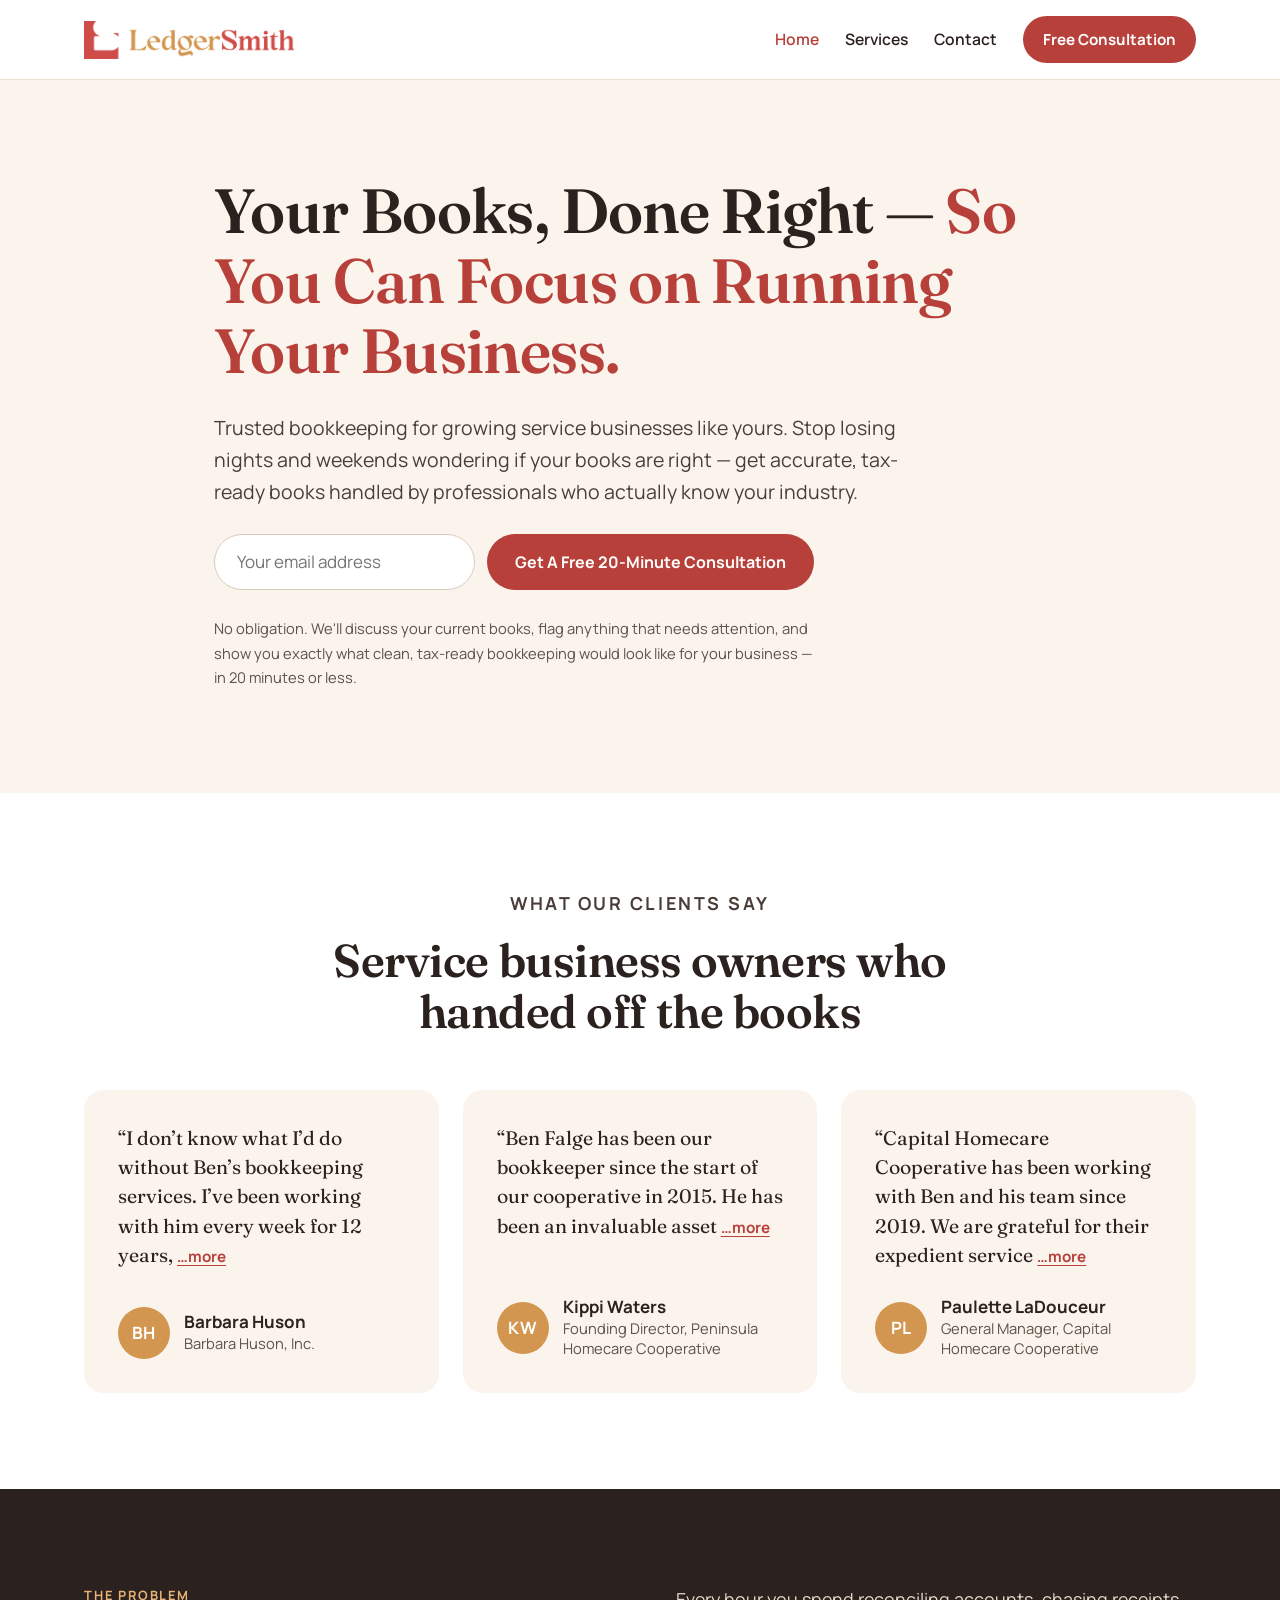
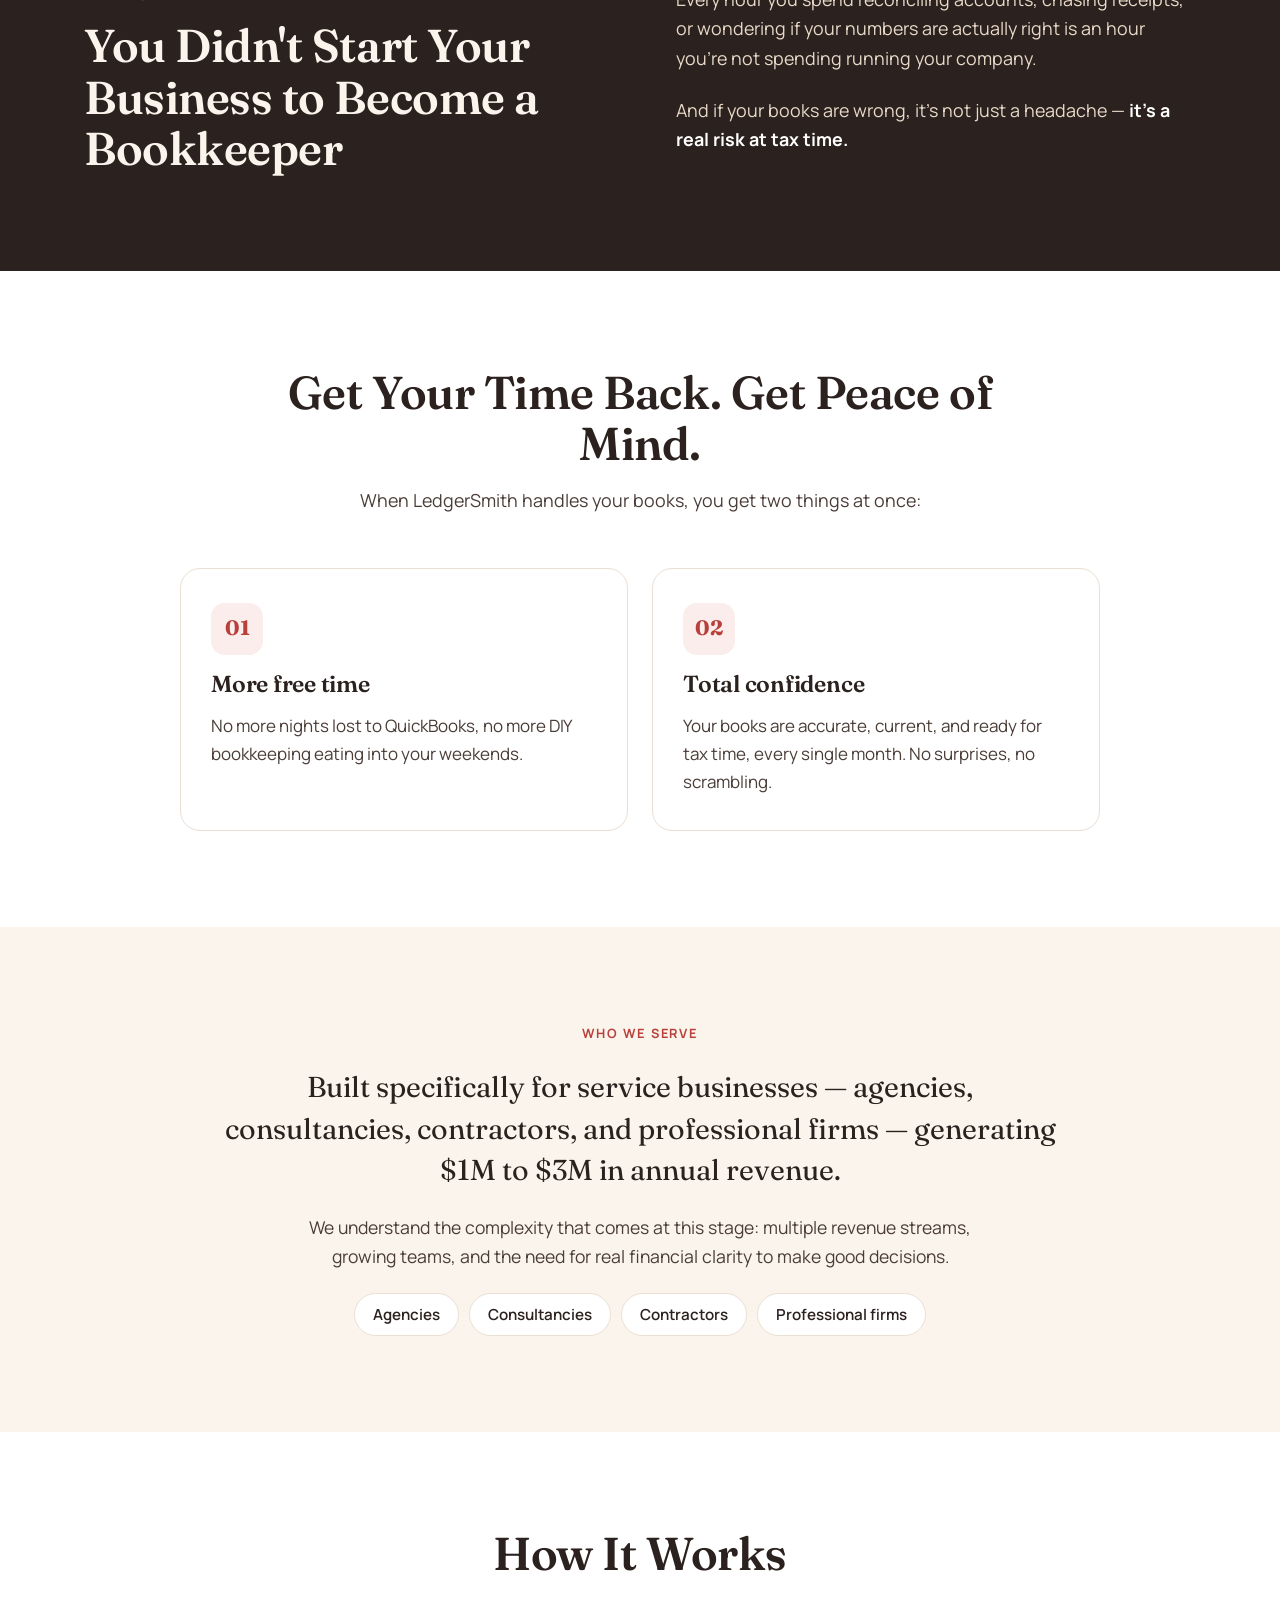
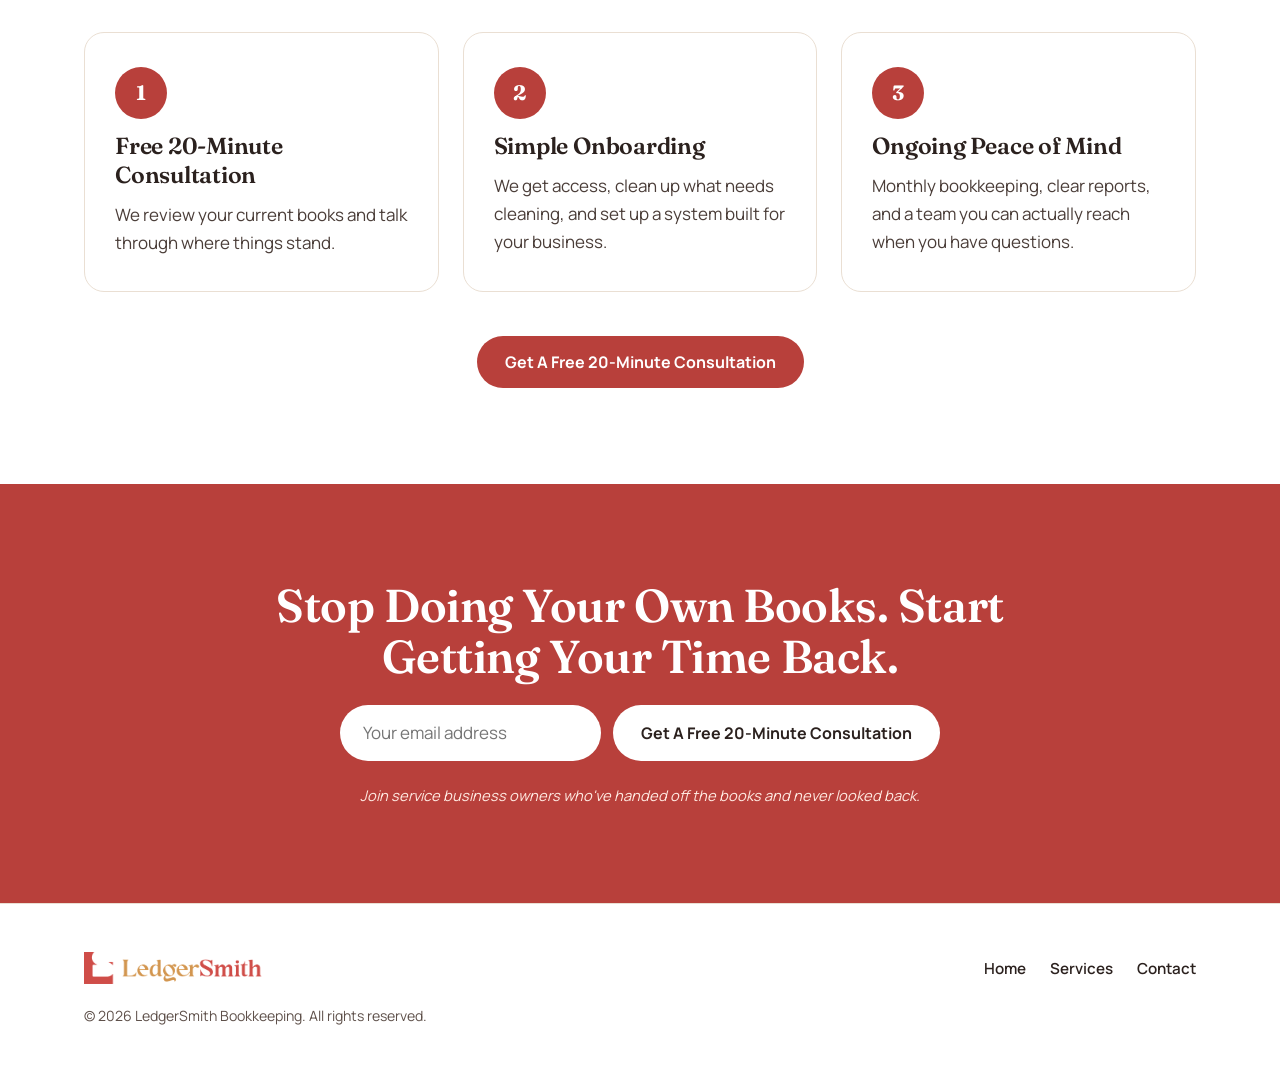
<file: index.html>
<!doctype html>
<html lang="en">
<head>
  <meta charset="utf-8">
  <meta name="viewport" content="width=device-width, initial-scale=1">
  <title>LedgerSmith Bookkeeping | Bookkeeping for Growing Service Businesses</title>
  <meta name="description" content="Accurate, tax-ready bookkeeping for service businesses earning $1M–$3M. Get a free 20-minute consultation with LedgerSmith.">
  <meta property="og:title" content="LedgerSmith Bookkeeping">
  <meta property="og:description" content="Your books, done right — so you can focus on running your business.">
  <meta property="og:image" content="/assets/ledgersmith-logo.png">
  <link rel="icon" type="image/png" href="/assets/favicon.png">
  <link rel="apple-touch-icon" href="/assets/apple-touch-icon.png">
  <link rel="preconnect" href="https://fonts.googleapis.com">
  <link rel="preconnect" href="https://fonts.gstatic.com" crossorigin>
  <link href="https://fonts.googleapis.com/css2?family=Fraunces:opsz,wght@9..144,500;9..144,600;9..144,700&family=Manrope:wght@400;500;600;700&display=swap" rel="stylesheet">
  <link rel="stylesheet" href="/styles.css">
</head>
<body>
  <a class="skip-link" href="#main">Skip to content</a>

  <header class="site-header">
    <div class="container">
      <a class="logo" href="/" aria-label="LedgerSmith home"><img src="/assets/ledgersmith-logo.png" alt="LedgerSmith" width="900" height="162"></a>
      <nav class="nav" aria-label="Main">
        <a href="/" aria-current="page">Home</a>
        <a href="/services">Services</a>
        <a href="/contact">Contact</a>
        <a class="btn" href="#consultation">Free Consultation</a>
      </nav>
    </div>
  </header>

  <main id="main">
    <!-- HERO -->
    <section class="hero" id="consultation">
      <div class="container">
        <h1>Your Books, Done Right — <span>So You Can Focus on Running Your Business.</span></h1>
        <p class="lead">Trusted bookkeeping for growing service businesses like yours. Stop losing nights and weekends wondering if your books are right — get accurate, tax-ready books handled by professionals who actually know your industry.</p>
        <form class="capture js-form" action="https://formspree.io/f/YOUR_FORM_ID" method="POST">
          <input type="hidden" name="form" value="Home – hero consultation">
          <label for="hero-email">Email address</label>
          <input id="hero-email" type="email" name="email" placeholder="Your email address" autocomplete="email" required>
          <button class="btn" type="submit">Get A Free 20-Minute Consultation</button>
          <p class="form-status" role="status" aria-live="polite"></p>
        </form>
        <p class="micro">No obligation. We'll discuss your current books, flag anything that needs attention, and show you exactly what clean, tax-ready bookkeeping would look like for your business — in 20 minutes or less.</p>
      </div>
    </section>

    <!-- TESTIMONIALS -->
    <section class="section">
      <div class="container">
        <div class="section-head">
          <p class="eyebrow">What our clients say</p>
          <h2>Service business owners who handed off the books</h2>
        </div>
        <div class="quotes">
          <figure class="quote">
            <blockquote>“I don’t know what I’d do without Ben’s bookkeeping services. I’ve been working with him every week for 12 years, after going through a string of mediocre bookkeepers… what a difference Ben has made. Because he’s always been timely, thorough and accurate, I finally have peace of mind with both my personal and business bookkeeping. Plus, he’s a great teacher, patiently explaining things I don’t understand (which is a lot), and come tax time, works beautifully with my CPA. Everyone I’ve referred him to loves him like I do. I promise, you won’t go wrong hiring Ben to do your bookkeeping.”</blockquote>
            <figcaption><div class="avatar avatar--initials" aria-hidden="true">BH</div><div class="who"><strong>Barbara Huson</strong><span>Barbara Huson, Inc.</span></div></figcaption>
          </figure>
          <figure class="quote">
            <blockquote>“Ben Falge has been our bookkeeper since the start of our cooperative in 2015. He has been an invaluable asset since day 1 – instrumental in developing all our bookkeeping systems – from creating our chart of accounts to customizing our financial reports. Ben has been with us through the challenges and victories of growing and running a small business – always our advocate, mentor, and friend. The members and board of directors of our cooperative value Ben and trust him to guide us and keep our books far into the future.”</blockquote>
            <figcaption><div class="avatar avatar--initials" aria-hidden="true">KW</div><div class="who"><strong>Kippi Waters</strong><span>Founding Director, Peninsula Homecare Cooperative</span></div></figcaption>
          </figure>
          <figure class="quote">
            <blockquote>“Capital Homecare Cooperative has been working with Ben and his team since 2019. We are grateful for their expedient service and follow through, their kindness and patience with us as we learn and teach our member owners financial literacy and management. They have seen us and weathered with us through the many ups and downs of running a small business, with courtesy and respect they have helped us to meet our needs. Our cooperative turned our first distributable profit in 2025. Not only did they assist us with a process we had never experienced before, together we created a system to implement a very easeful and smooth procedure. We highly recommend LedgerSmith Bookkeeping!”</blockquote>
            <figcaption><div class="avatar avatar--initials" aria-hidden="true">PL</div><div class="who"><strong>Paulette LaDouceur</strong><span>General Manager, Capital Homecare Cooperative</span></div></figcaption>
          </figure>
        </div>
      </div>
    </section>

    <!-- THE PROBLEM -->
    <section class="section section--dark">
      <div class="container split">
        <div>
          <p class="eyebrow">The problem</p>
          <h2 style="margin-top:14px">You Didn't Start Your Business to Become a Bookkeeper</h2>
        </div>
        <div class="body">
          <p>Every hour you spend reconciling accounts, chasing receipts, or wondering if your numbers are actually right is an hour you're not spending running your company.</p>
          <p>And if your books are wrong, it's not just a headache — <strong>it's a real risk at tax time.</strong></p>
        </div>
      </div>
    </section>

    <!-- THE BENEFIT -->
    <section class="section">
      <div class="container">
        <div class="section-head">
          <h2>Get Your Time Back. Get Peace of Mind.</h2>
          <p>When LedgerSmith handles your books, you get two things at once:</p>
        </div>
        <div class="cards cards--2">
          <div class="card">
            <div class="num" aria-hidden="true">01</div>
            <h3>More free time</h3>
            <p>No more nights lost to QuickBooks, no more DIY bookkeeping eating into your weekends.</p>
          </div>
          <div class="card">
            <div class="num" aria-hidden="true">02</div>
            <h3>Total confidence</h3>
            <p>Your books are accurate, current, and ready for tax time, every single month. No surprises, no scrambling.</p>
          </div>
        </div>
      </div>
    </section>

    <!-- WHO WE SERVE -->
    <section class="section section--sand">
      <div class="container serve">
        <p class="eyebrow">Who we serve</p>
        <p class="statement">Built specifically for service businesses — agencies, consultancies, contractors, and professional firms — generating $1M to $3M in annual revenue.</p>
        <p style="color:var(--ink-soft); font-size:1.1rem; max-width:720px; margin:0 auto;">We understand the complexity that comes at this stage: multiple revenue streams, growing teams, and the need for real financial clarity to make good decisions.</p>
        <div class="tags" aria-label="Industries we serve">
          <span>Agencies</span><span>Consultancies</span><span>Contractors</span><span>Professional firms</span>
        </div>
      </div>
    </section>

    <!-- HOW IT WORKS -->
    <section class="section">
      <div class="container">
        <div class="section-head">
          <h2>How It Works</h2>
        </div>
        <ol class="steps">
          <li>
            <h3>Free 20-Minute Consultation</h3>
            <p>We review your current books and talk through where things stand.</p>
          </li>
          <li>
            <h3>Simple Onboarding</h3>
            <p>We get access, clean up what needs cleaning, and set up a system built for your business.</p>
          </li>
          <li>
            <h3>Ongoing Peace of Mind</h3>
            <p>Monthly bookkeeping, clear reports, and a team you can actually reach when you have questions.</p>
          </li>
        </ol>
        <div class="center-cta"><a class="btn" href="#consultation">Get A Free 20-Minute Consultation</a></div>
      </div>
    </section>

    <!-- CLOSING CTA -->
    <section class="section section--red cta">
      <div class="container">
        <h2>Stop Doing Your Own Books. Start Getting Your Time Back.</h2>
        <form class="capture capture--center js-form" action="https://formspree.io/f/YOUR_FORM_ID" method="POST">
          <input type="hidden" name="form" value="Home – closing consultation">
          <label for="cta-email">Email address</label>
          <input id="cta-email" type="email" name="email" placeholder="Your email address" autocomplete="email" required>
          <button class="btn btn--light" type="submit">Get A Free 20-Minute Consultation</button>
          <p class="form-status" role="status" aria-live="polite" style="width:100%"></p>
        </form>
        <p class="micro"><em>Join service business owners who've handed off the books and never looked back.</em></p>
      </div>
    </section>
  </main>

  <footer class="site-footer">
    <div class="container">
      <a class="logo" href="/" aria-label="LedgerSmith home"><img src="/assets/ledgersmith-logo.png" alt="LedgerSmith" width="900" height="162"></a>
      <nav aria-label="Footer">
        <a href="/">Home</a>
        <a href="/services">Services</a>
        <a href="/contact">Contact</a>
      </nav>
      <p class="copyright">© <span class="js-year">2026</span> LedgerSmith Bookkeeping. All rights reserved.</p>
    </div>
  </footer>

  <script src="/forms.js" defer></script>
  <script src="/testimonials.js" defer></script>
</body>
</html>
</file>
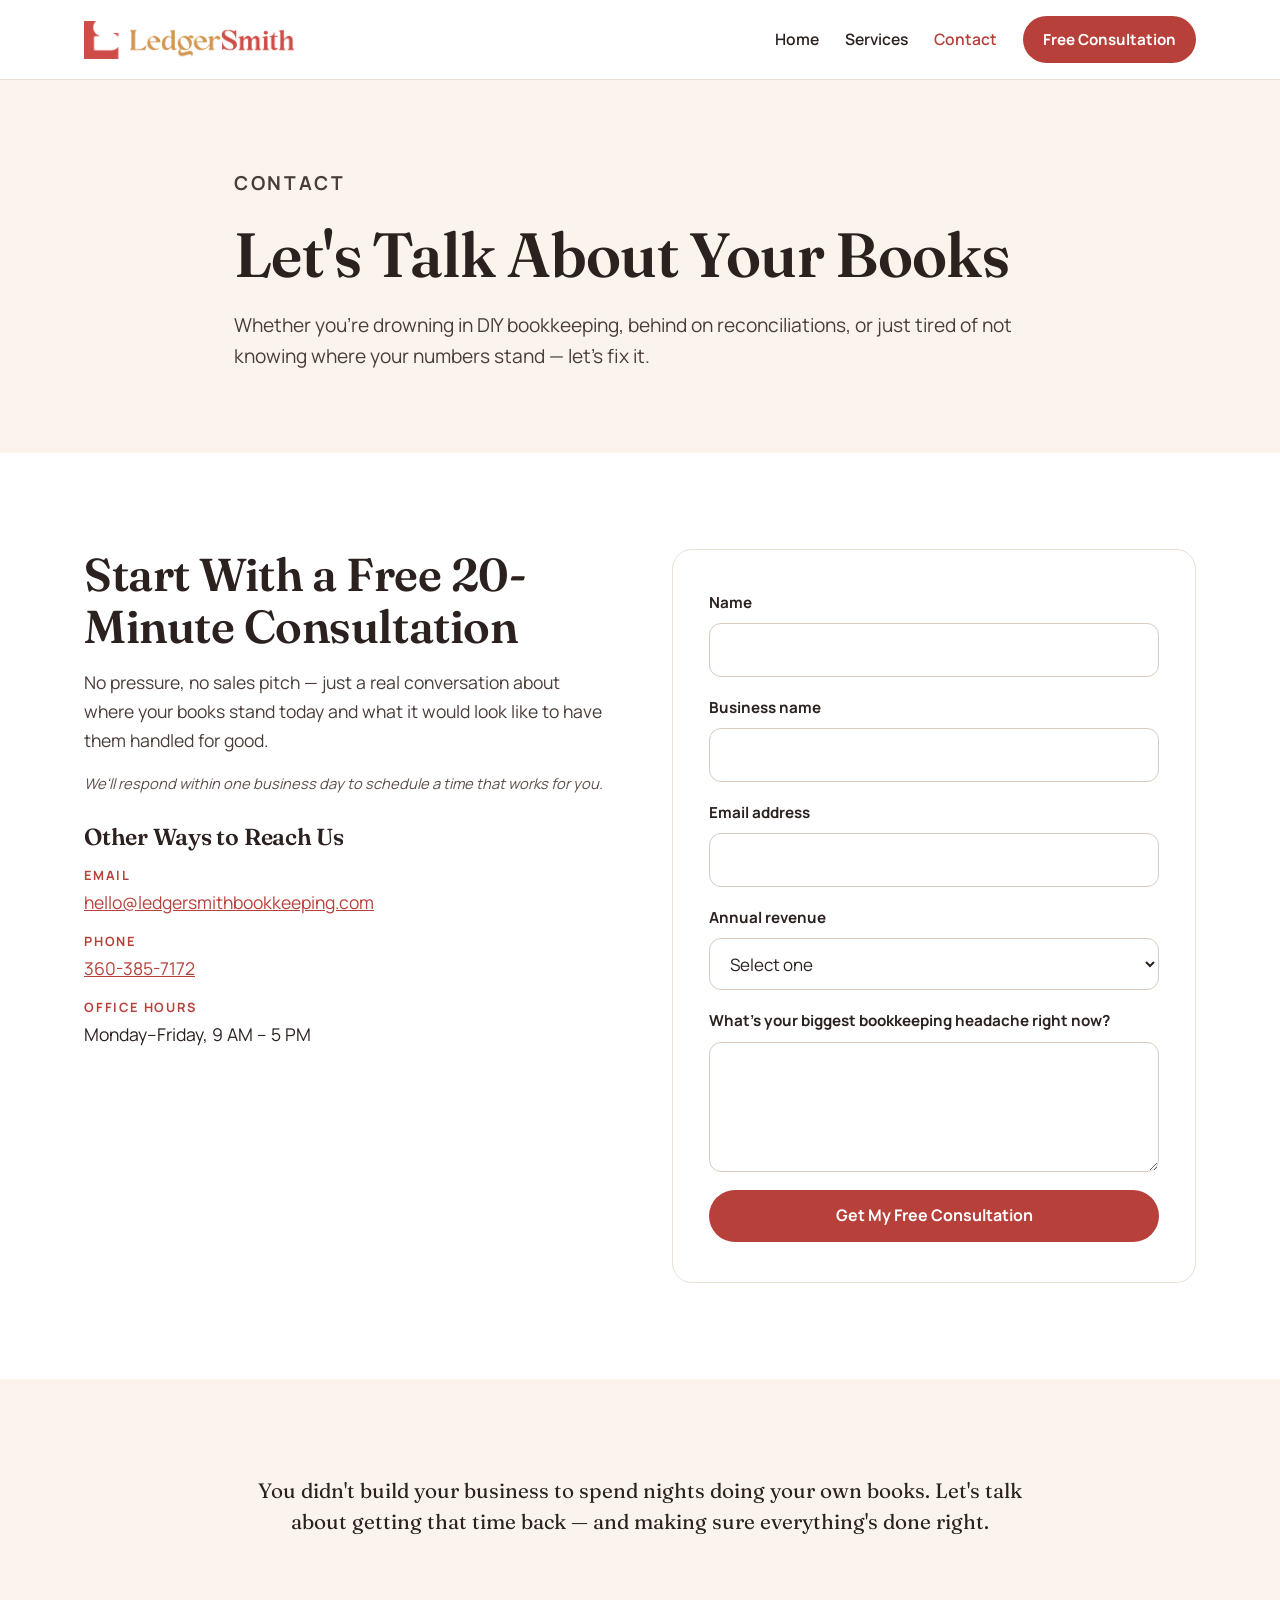
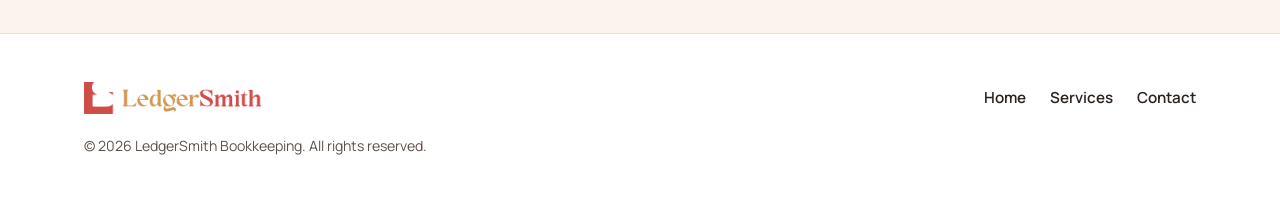
<file: contact.html>
<!doctype html>
<html lang="en">
<head>
  <meta charset="utf-8">
  <meta name="viewport" content="width=device-width, initial-scale=1">
  <title>Contact | LedgerSmith Bookkeeping</title>
  <meta name="description" content="Book a free 20-minute bookkeeping consultation with LedgerSmith. We respond within one business day.">
  <link rel="icon" type="image/png" href="/assets/favicon.png">
  <link rel="apple-touch-icon" href="/assets/apple-touch-icon.png">
  <link rel="preconnect" href="https://fonts.googleapis.com">
  <link rel="preconnect" href="https://fonts.gstatic.com" crossorigin>
  <link href="https://fonts.googleapis.com/css2?family=Fraunces:opsz,wght@9..144,500;9..144,600;9..144,700&family=Manrope:wght@400;500;600;700&display=swap" rel="stylesheet">
  <link rel="stylesheet" href="/styles.css">
</head>
<body>
  <a class="skip-link" href="#main">Skip to content</a>

  <header class="site-header">
    <div class="container">
      <a class="logo" href="/" aria-label="LedgerSmith home"><img src="/assets/ledgersmith-logo.png" alt="LedgerSmith" width="900" height="162"></a>
      <nav class="nav" aria-label="Main">
        <a href="/">Home</a>
        <a href="/services">Services</a>
        <a href="/contact" aria-current="page">Contact</a>
        <a class="btn" href="#consultation">Free Consultation</a>
      </nav>
    </div>
  </header>

  <main id="main">
    <section class="page-head">
      <div class="container">
        <p class="eyebrow">Contact</p>
        <h1>Let's Talk About Your Books</h1>
        <p>Whether you're drowning in DIY bookkeeping, behind on reconciliations, or just tired of not knowing where your numbers stand — let's fix it.</p>
      </div>
    </section>

    <section class="section" id="consultation">
      <div class="container contact-grid">
        <div class="contact-info">
          <div style="display:grid; gap:16px">
            <h2>Start With a Free 20-Minute Consultation</h2>
            <p style="font-size:1.1rem; color:var(--ink-soft)">No pressure, no sales pitch — just a real conversation about where your books stand today and what it would look like to have them handled for good.</p>
            <p class="micro"><em>We'll respond within one business day to schedule a time that works for you.</em></p>
          </div>

          <div style="display:grid; gap:14px">
            <h3>Other Ways to Reach Us</h3>
            <dl class="info-list">
              <div><dt>Email</dt><dd><a href="mailto:hello@ledgersmithbookkeeping.com">hello@ledgersmithbookkeeping.com</a></dd></div>
              <div><dt>Phone</dt><dd><a href="tel:+13603857172">360-385-7172</a></dd></div>
              <div><dt>Office hours</dt><dd>Monday–Friday, 9 AM – 5 PM</dd></div>
            </dl>
          </div>
        </div>

        <form class="contact-form js-form" action="https://formspree.io/f/YOUR_FORM_ID" method="POST">
          <input type="hidden" name="form" value="Contact – consultation request">
          <div class="field">
            <label for="name">Name</label>
            <input id="name" name="name" type="text" autocomplete="name" required>
          </div>
          <div class="field">
            <label for="business">Business name</label>
            <input id="business" name="business_name" type="text" autocomplete="organization" required>
          </div>
          <div class="field">
            <label for="email">Email address</label>
            <input id="email" name="email" type="email" autocomplete="email" required>
          </div>
          <div class="field">
            <label for="revenue">Annual revenue</label>
            <select id="revenue" name="annual_revenue" required>
              <option value="" selected disabled>Select one</option>
              <option>Under $1M</option>
              <option>$1M–$3M</option>
              <option>Over $3M</option>
            </select>
          </div>
          <div class="field">
            <label for="headache">What's your biggest bookkeeping headache right now?</label>
            <textarea id="headache" name="biggest_headache"></textarea>
          </div>
          <button class="btn" type="submit">Get My Free Consultation</button>
          <p class="form-status" role="status" aria-live="polite"></p>
        </form>
      </div>
    </section>

    <section class="section section--sand">
      <div class="container" style="max-width:820px; text-align:center">
        <p class="closing-line">You didn't build your business to spend nights doing your own books. Let's talk about getting that time back — and making sure everything's done right.</p>
      </div>
    </section>
  </main>

  <footer class="site-footer">
    <div class="container">
      <a class="logo" href="/" aria-label="LedgerSmith home"><img src="/assets/ledgersmith-logo.png" alt="LedgerSmith" width="900" height="162"></a>
      <nav aria-label="Footer">
        <a href="/">Home</a>
        <a href="/services">Services</a>
        <a href="/contact">Contact</a>
      </nav>
      <p class="copyright">© <span class="js-year">2026</span> LedgerSmith Bookkeeping. All rights reserved.</p>
    </div>
  </footer>

  <script src="/forms.js" defer></script>
</body>
</html>
</file>
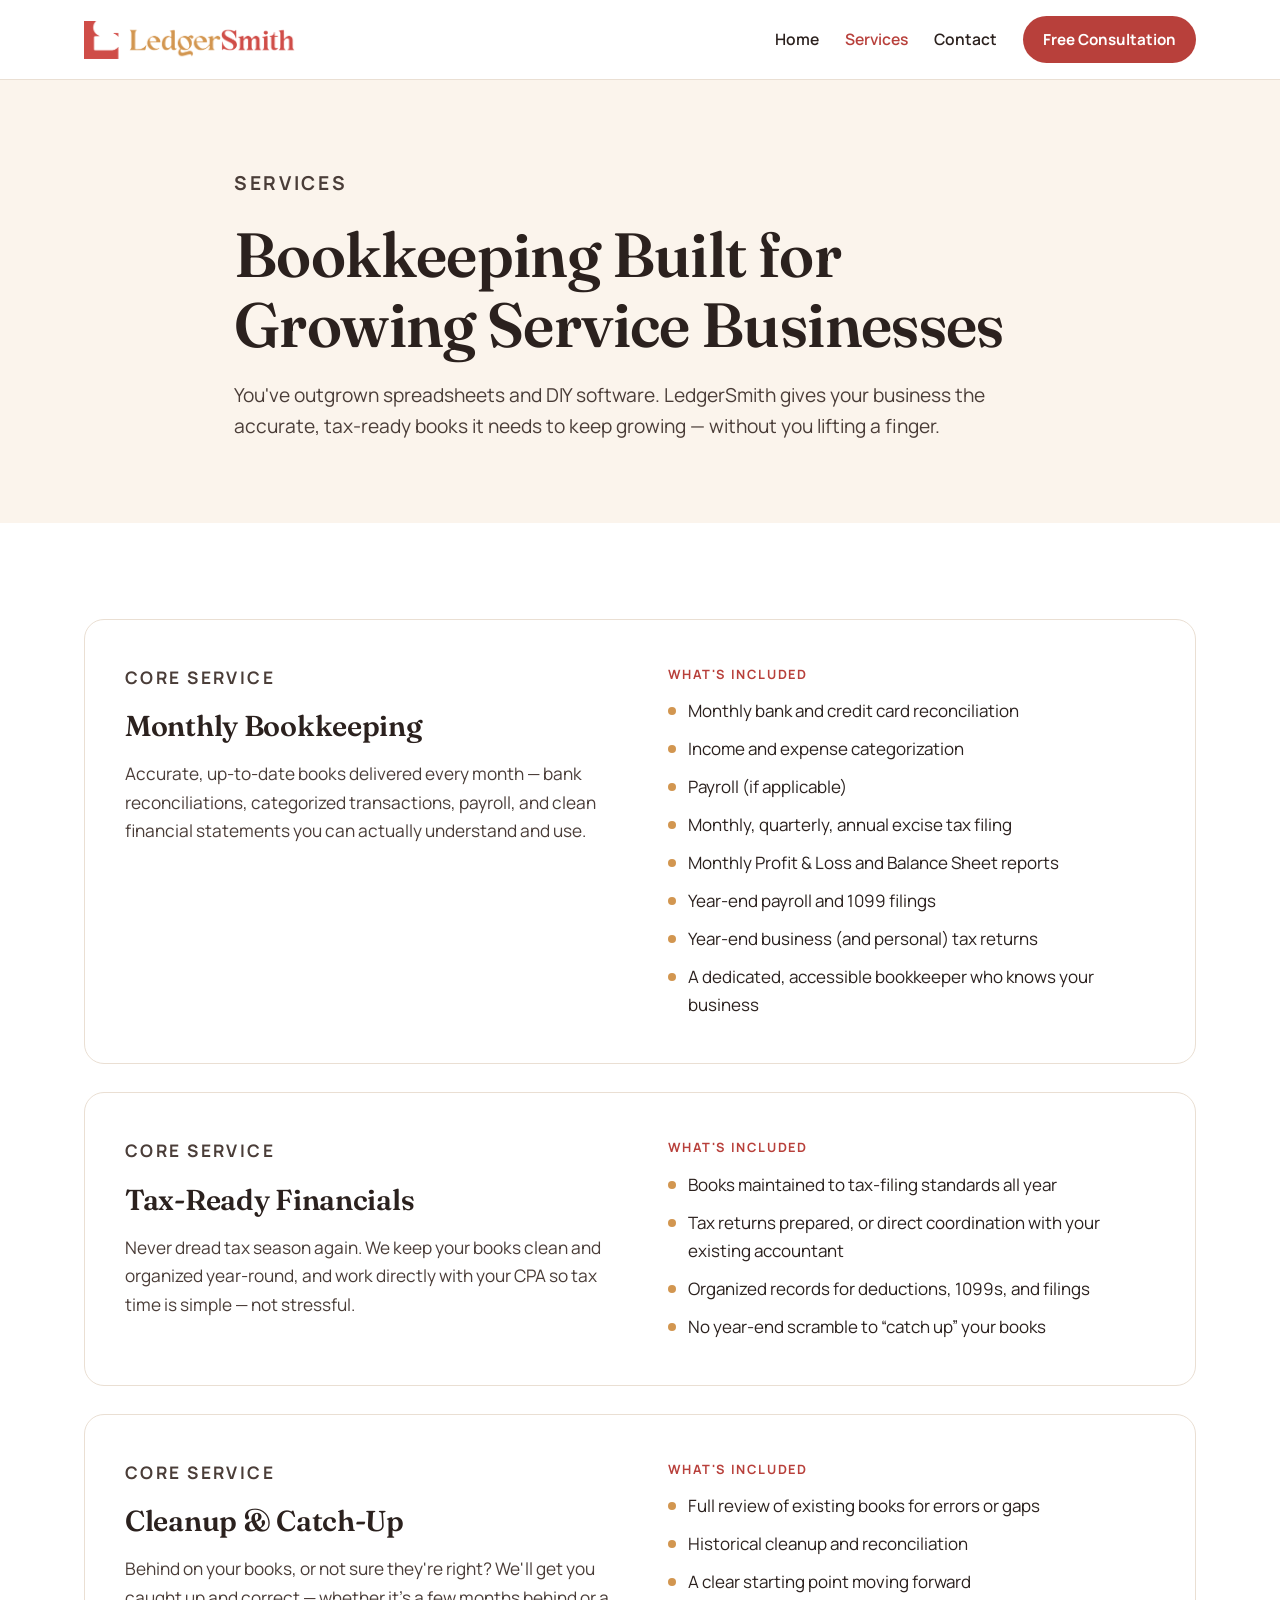
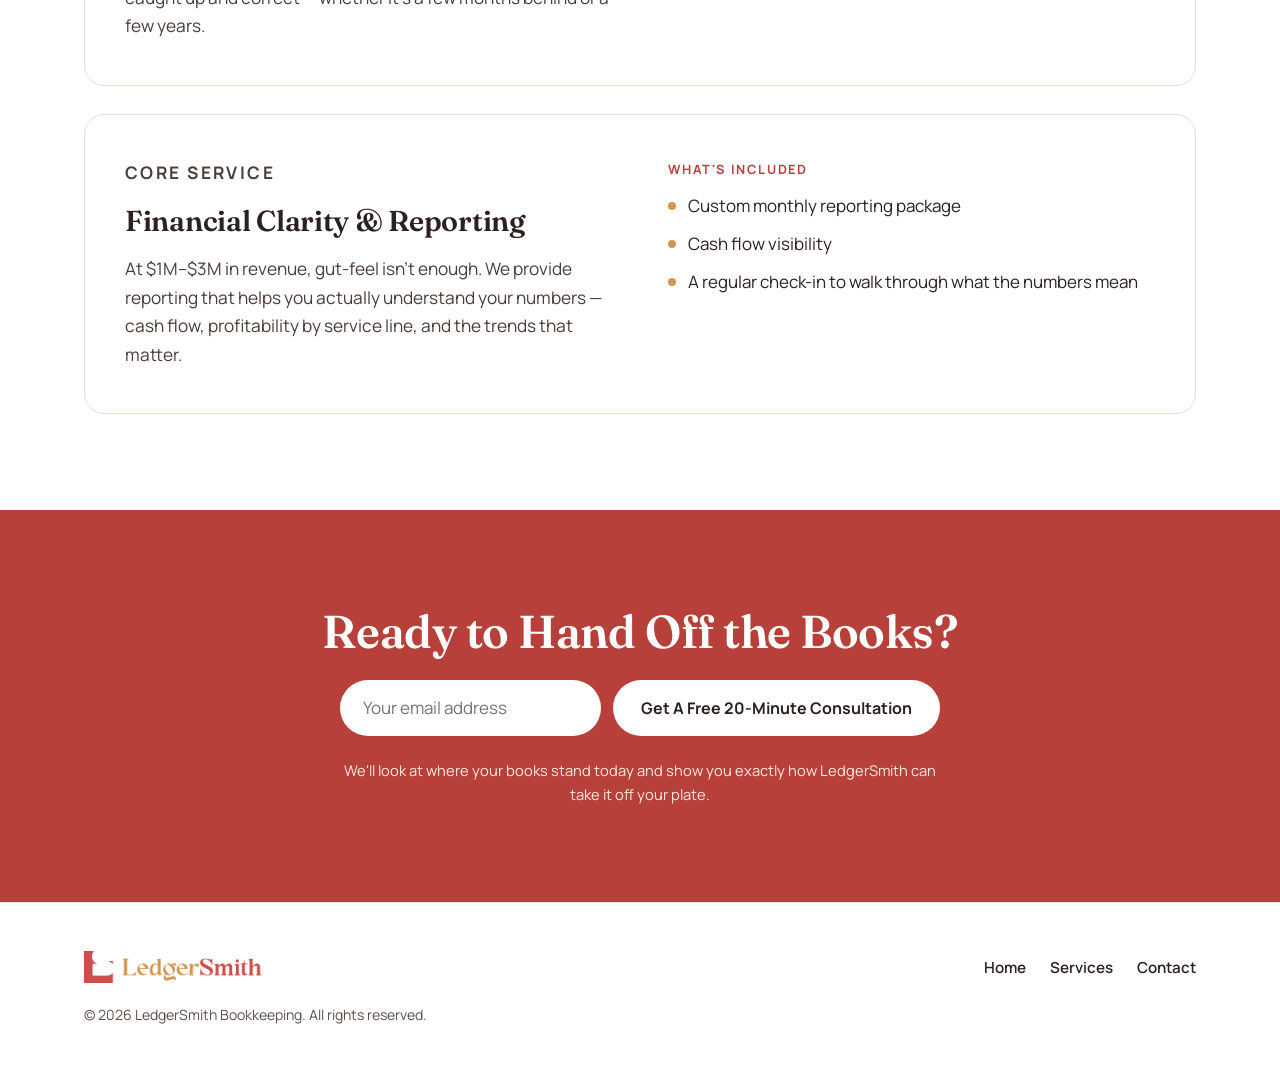
<file: services.html>
<!doctype html>
<html lang="en">
<head>
  <meta charset="utf-8">
  <meta name="viewport" content="width=device-width, initial-scale=1">
  <title>Services | LedgerSmith Bookkeeping</title>
  <meta name="description" content="Monthly bookkeeping, tax-ready financials, cleanup and catch-up, and financial reporting for service businesses earning $1M–$3M.">
  <link rel="icon" type="image/png" href="/assets/favicon.png">
  <link rel="apple-touch-icon" href="/assets/apple-touch-icon.png">
  <link rel="preconnect" href="https://fonts.googleapis.com">
  <link rel="preconnect" href="https://fonts.gstatic.com" crossorigin>
  <link href="https://fonts.googleapis.com/css2?family=Fraunces:opsz,wght@9..144,500;9..144,600;9..144,700&family=Manrope:wght@400;500;600;700&display=swap" rel="stylesheet">
  <link rel="stylesheet" href="/styles.css">
</head>
<body>
  <a class="skip-link" href="#main">Skip to content</a>

  <header class="site-header">
    <div class="container">
      <a class="logo" href="/" aria-label="LedgerSmith home"><img src="/assets/ledgersmith-logo.png" alt="LedgerSmith" width="900" height="162"></a>
      <nav class="nav" aria-label="Main">
        <a href="/">Home</a>
        <a href="/services" aria-current="page">Services</a>
        <a href="/contact">Contact</a>
        <a class="btn" href="#consultation">Free Consultation</a>
      </nav>
    </div>
  </header>

  <main id="main">
    <section class="page-head">
      <div class="container">
        <p class="eyebrow">Services</p>
        <h1>Bookkeeping Built for Growing Service Businesses</h1>
        <p>You've outgrown spreadsheets and DIY software. LedgerSmith gives your business the accurate, tax-ready books it needs to keep growing — without you lifting a finger.</p>
      </div>
    </section>

    <section class="section">
      <div class="container services">

        <article class="service">
          <div class="intro">
            <p class="eyebrow">Core service</p>
            <h3>Monthly Bookkeeping</h3>
            <p>Accurate, up-to-date books delivered every month — bank reconciliations, categorized transactions, payroll, and clean financial statements you can actually understand and use.</p>
          </div>
          <div class="included">
            <h4>What's included</h4>
            <ul>
              <li>Monthly bank and credit card reconciliation</li>
              <li>Income and expense categorization</li>
              <li>Payroll (if applicable)</li>
              <li>Monthly, quarterly, annual excise tax filing</li>
              <li>Monthly Profit &amp; Loss and Balance Sheet reports</li>
              <li>Year-end payroll and 1099 filings</li>
              <li>Year-end business (and personal) tax returns</li>
              <li>A dedicated, accessible bookkeeper who knows your business</li>
            </ul>
          </div>
        </article>

        <article class="service">
          <div class="intro">
            <p class="eyebrow">Core service</p>
            <h3>Tax-Ready Financials</h3>
            <p>Never dread tax season again. We keep your books clean and organized year-round, and work directly with your CPA so tax time is simple — not stressful.</p>
          </div>
          <div class="included">
            <h4>What's included</h4>
            <ul>
              <li>Books maintained to tax-filing standards all year</li>
              <li>Tax returns prepared, or direct coordination with your existing accountant</li>
              <li>Organized records for deductions, 1099s, and filings</li>
              <li>No year-end scramble to “catch up” your books</li>
            </ul>
          </div>
        </article>

        <article class="service">
          <div class="intro">
            <p class="eyebrow">Core service</p>
            <h3>Cleanup &amp; Catch-Up</h3>
            <p>Behind on your books, or not sure they're right? We'll get you caught up and correct — whether it's a few months behind or a few years.</p>
          </div>
          <div class="included">
            <h4>What's included</h4>
            <ul>
              <li>Full review of existing books for errors or gaps</li>
              <li>Historical cleanup and reconciliation</li>
              <li>A clear starting point moving forward</li>
            </ul>
          </div>
        </article>

        <article class="service">
          <div class="intro">
            <p class="eyebrow">Core service</p>
            <h3>Financial Clarity &amp; Reporting</h3>
            <p>At $1M–$3M in revenue, gut-feel isn't enough. We provide reporting that helps you actually understand your numbers — cash flow, profitability by service line, and the trends that matter.</p>
          </div>
          <div class="included">
            <h4>What's included</h4>
            <ul>
              <li>Custom monthly reporting package</li>
              <li>Cash flow visibility</li>
              <li>A regular check-in to walk through what the numbers mean</li>
            </ul>
          </div>
        </article>

      </div>
    </section>

    <section class="section section--red cta" id="consultation">
      <div class="container">
        <h2>Ready to Hand Off the Books?</h2>
        <form class="capture capture--center js-form" action="https://formspree.io/f/YOUR_FORM_ID" method="POST">
          <input type="hidden" name="form" value="Services – consultation">
          <label for="svc-email">Email address</label>
          <input id="svc-email" type="email" name="email" placeholder="Your email address" autocomplete="email" required>
          <button class="btn btn--light" type="submit">Get A Free 20-Minute Consultation</button>
          <p class="form-status" role="status" aria-live="polite" style="width:100%"></p>
        </form>
        <p class="micro">We'll look at where your books stand today and show you exactly how LedgerSmith can take it off your plate.</p>
      </div>
    </section>
  </main>

  <footer class="site-footer">
    <div class="container">
      <a class="logo" href="/" aria-label="LedgerSmith home"><img src="/assets/ledgersmith-logo.png" alt="LedgerSmith" width="900" height="162"></a>
      <nav aria-label="Footer">
        <a href="/">Home</a>
        <a href="/services">Services</a>
        <a href="/contact">Contact</a>
      </nav>
      <p class="copyright">© <span class="js-year">2026</span> LedgerSmith Bookkeeping. All rights reserved.</p>
    </div>
  </footer>

  <script src="/forms.js" defer></script>
</body>
</html>
</file>
<file: styles.css>
/* LedgerSmith — shared styles */
:root {
  --red: #B8403B;        /* buttons, accents (logo red darkened for contrast) */
  --red-logo: #CF4D48;
  --red-dark: #9A3430;
  --gold: #D29650;
  --gold-light: #E8B475;
  --ink: #2B211E;        /* headings, body text, dark sections */
  --ink-soft: #4A3D38;
  --muted: #5E504A;
  --sand: #FBF4EC;
  --sand-deep: #F1E3D3;
  --line: #EADFD3;
  --white: #FFFFFF;
  --serif: 'Fraunces', Georgia, 'Times New Roman', serif;
  --sans: 'Manrope', system-ui, -apple-system, 'Segoe UI', sans-serif;
  --radius: 20px;
  --max: 1160px;
}

*, *::before, *::after { box-sizing: border-box; }
html { -webkit-text-size-adjust: 100%; scroll-behavior: smooth; }
body {
  margin: 0;
  font-family: var(--sans);
  font-size: 17px;
  line-height: 1.65;
  color: var(--ink);
  background: var(--white);
}
img { max-width: 100%; display: block; }
a { color: var(--red); }
a:hover { color: var(--red-dark); }

h1, h2, h3 {
  font-family: var(--serif);
  font-weight: 600;
  line-height: 1.12;
  letter-spacing: -0.01em;
  margin: 0;
  color: inherit;
}
h1 { font-size: clamp(2.3rem, 5vw, 3.9rem); }
h2 { font-size: clamp(1.9rem, 3.6vw, 2.9rem); }
h3 { font-size: 1.45rem; line-height: 1.25; }
p { margin: 0; }

.container { width: 100%; max-width: var(--max); margin: 0 auto; padding: 0 24px; }
.section { padding: 96px 0; }
.section--sand { background: var(--sand); }
.section--dark { background: var(--ink); color: var(--sand); }
.section--red { background: var(--red); color: var(--white); }
.section-head { max-width: 760px; margin: 0 auto 52px; text-align: center; display: grid; gap: 16px; }
.section-head p { font-size: 1.12rem; color: var(--ink-soft); }
.section--dark .section-head p { color: #E9D9C8; }

.eyebrow {
  font-size: 0.8rem;
  font-weight: 700;
  letter-spacing: 0.14em;
  text-transform: uppercase;
  color: var(--red);
}
.section--dark .eyebrow { color: var(--gold-light); }

.skip-link { position: absolute; left: -9999px; top: 0; }
.skip-link:focus { left: 16px; top: 16px; background: var(--white); padding: 10px 16px; z-index: 100; border-radius: 8px; }

/* ---------- Header ---------- */
.site-header { background: var(--white); border-bottom: 1px solid var(--line); position: sticky; top: 0; z-index: 50; }
.site-header .container { display: flex; align-items: center; justify-content: space-between; gap: 16px 28px; flex-wrap: wrap; padding-top: 16px; padding-bottom: 16px; }
.logo img { height: 38px; width: auto; }
.nav { display: flex; align-items: center; flex-wrap: wrap; gap: 6px 26px; font-weight: 600; font-size: 0.98rem; }
.nav a { color: var(--ink); text-decoration: none; padding: 8px 0; }
.nav a:hover, .nav a[aria-current="page"] { color: var(--red); }
.nav .btn { padding: 11px 20px; min-height: 44px; font-size: 0.95rem; }

/* ---------- Buttons ---------- */
.btn {
  display: inline-flex; align-items: center; justify-content: center;
  min-height: 52px; padding: 0 28px;
  border-radius: 999px; border: 0;
  background: var(--red); color: var(--white) !important;
  font: inherit; font-weight: 700; font-size: 1rem;
  text-decoration: none; cursor: pointer; text-align: center;
  transition: background .15s ease;
}
.btn:hover { background: var(--red-dark); }
.btn--light { background: var(--white); color: var(--ink) !important; }
.btn--light:hover { background: var(--sand-deep); }
.btn--gold { background: var(--gold-light); color: var(--ink) !important; }
.btn--gold:hover { background: var(--gold); }

/* ---------- Email capture ---------- */
.capture { display: flex; flex-wrap: wrap; gap: 12px; max-width: 600px; }
.capture label { position: absolute; width: 1px; height: 1px; overflow: hidden; clip: rect(0 0 0 0); white-space: nowrap; }
.capture input {
  flex: 1 1 240px; min-width: 0; min-height: 56px;
  padding: 0 22px; border-radius: 999px;
  border: 1.5px solid #D9CBBE; background: var(--white);
  font: inherit; color: var(--ink);
}
.capture input:focus { outline: 3px solid rgba(184, 64, 59, .25); border-color: var(--red); }
.capture .btn { flex: 0 0 auto; min-height: 56px; }
.capture--center { margin: 0 auto; justify-content: center; }
.micro { font-size: 0.92rem; color: var(--muted); max-width: 600px; }
.section--red .micro, .section--red .capture input { border-color: transparent; }
.section--red .micro { color: #FFE9E1; }
.form-status { font-weight: 600; min-height: 1.4em; }

/* ---------- Hero ---------- */
.hero { background: var(--sand); padding: 96px 0 104px; }
.hero .container { display: grid; gap: 26px; max-width: 900px; }
.hero h1 span { color: var(--red); }
.hero .lead { font-size: 1.22rem; color: var(--ink-soft); max-width: 720px; }
.trust { display: flex; flex-wrap: wrap; gap: 10px 26px; font-size: 0.95rem; color: var(--muted); font-weight: 600; margin-top: 4px; }
.trust span::before { content: "✓"; color: var(--red); margin-right: 8px; font-weight: 700; }

/* ---------- Testimonials ---------- */
.quotes { display: grid; grid-template-columns: repeat(auto-fit, minmax(280px, 1fr)); gap: 24px; }
.quote {
  margin: 0; background: var(--sand); border-radius: var(--radius);
  padding: 34px; display: flex; flex-direction: column; justify-content: space-between; gap: 26px;
}
.quote blockquote { margin: 0; font-family: var(--serif); font-size: 1.22rem; line-height: 1.5; }
.quote figcaption { display: flex; align-items: center; gap: 14px; }
.quote .avatar { width: 52px; height: 52px; border-radius: 50%; background: var(--sand-deep); border: 2px dashed var(--gold); flex: 0 0 auto; }
.quote-toggle {
  background: none; border: 0; padding: 0; margin: 0;
  font: inherit; font-family: var(--sans); font-size: 0.95rem; font-weight: 700;
  color: var(--red); text-decoration: underline; text-underline-offset: 3px; cursor: pointer;
}
.quote-toggle:hover { color: var(--red-dark); }
.quotes { position: relative; }
.quote { transition: background-color .25s ease; }
.quote blockquote .quote-text, .quote figcaption { transition: filter .25s ease, opacity .25s ease; }

/* The clicked card darkens and blurs; its full text opens in the panel below the row */
.quote.is-open { background: var(--ink-soft); color: var(--sand); }
.quote.is-open blockquote .quote-text, .quote.is-open figcaption { filter: blur(5px); opacity: 0.5; user-select: none; }
.quote.is-open .quote-toggle, .quote-panel .quote-toggle { color: var(--gold-light); }
.quote.is-open .quote-toggle:hover, .quote-panel .quote-toggle:hover { color: var(--white); }

.quote-panel {
  grid-column: 1 / -1; position: relative; margin: 0;
  background: var(--ink-soft); color: var(--sand); border-radius: var(--radius);
  padding: 40px 44px; display: grid; gap: 26px; justify-items: start;
  animation: panel-in .25s ease;
}
.quote-panel[hidden] { display: none; }
.quote-panel.has-pointer::before {
  content: ""; position: absolute; top: -9px; left: var(--pointer);
  width: 18px; height: 18px; background: var(--ink-soft); transform: translateX(-50%) rotate(45deg);
}
.quote-panel blockquote { margin: 0; font-family: var(--serif); font-size: 1.3rem; line-height: 1.6; max-width: 920px; }
.quote-panel figcaption { display: flex; align-items: center; gap: 14px; }
.quote-panel .avatar { width: 52px; height: 52px; border-radius: 50%; flex: 0 0 auto; background: var(--gold); color: var(--white); display: grid; place-items: center; font-weight: 700; letter-spacing: 0.04em; }
.quote-panel .who { display: grid; line-height: 1.35; }
.quote-panel .who strong { font-weight: 700; }
.quote-panel .who span { font-size: 0.92rem; color: var(--sand-deep); }
@keyframes panel-in { from { opacity: 0; transform: translateY(-6px); } to { opacity: 1; transform: none; } }
@media (prefers-reduced-motion: reduce) { .quote-panel { animation: none; } .quote, .quote blockquote .quote-text, .quote figcaption { transition: none; } }
@media (max-width: 640px) { .quote-panel { padding: 30px 26px; } }
.quotes--single { grid-template-columns: 1fr; max-width: 820px; margin: 0 auto; }
.quotes--pair { grid-template-columns: repeat(auto-fit, minmax(320px, 1fr)); max-width: 1080px; margin: 0 auto; }
.quote .avatar--initials { border: 0; background: var(--gold); color: var(--white); display: grid; place-items: center; font-weight: 700; letter-spacing: 0.04em; }
.quote .who { display: grid; line-height: 1.35; }
.quote .who strong { font-weight: 700; }
.quote .who span { font-size: 0.92rem; color: var(--muted); }

/* ---------- Split / problem ---------- */
.split { display: grid; grid-template-columns: repeat(auto-fit, minmax(300px, 1fr)); gap: 40px 72px; align-items: start; }
.split h2 { max-width: 520px; }
.split .body { display: grid; gap: 22px; font-size: 1.12rem; color: #E9D9C8; }
.split .body strong { color: var(--white); }

/* ---------- Cards ---------- */
.cards { display: grid; grid-template-columns: repeat(auto-fit, minmax(270px, 1fr)); gap: 24px; }
.card {
  background: var(--white); border: 1.5px solid var(--line); border-radius: var(--radius);
  padding: 34px 30px; display: flex; flex-direction: column; gap: 14px;
}
.section--sand .card { border-color: transparent; }
.card .num {
  width: 52px; height: 52px; border-radius: 14px; background: #FBEDEC; color: var(--red);
  display: grid; place-items: center; font-family: var(--serif); font-weight: 700; font-size: 1.3rem;
}
.card p { color: var(--ink-soft); }
.cards--2 { max-width: 920px; margin: 0 auto; }

/* ---------- Who we serve ---------- */
.serve { max-width: 900px; margin: 0 auto; text-align: center; display: grid; gap: 22px; }
.serve .statement { font-family: var(--serif); font-size: clamp(1.35rem, 2.4vw, 1.8rem); line-height: 1.45; }
.tags { display: flex; flex-wrap: wrap; justify-content: center; gap: 10px; }
.tags span { border: 1.5px solid var(--line); border-radius: 999px; padding: 8px 18px; font-weight: 600; font-size: 0.95rem; background: var(--white); }

/* ---------- Steps ---------- */
.steps { display: grid; grid-template-columns: repeat(auto-fit, minmax(260px, 1fr)); gap: 24px; counter-reset: step; list-style: none; padding: 0; margin: 0; }
.steps li { background: var(--white); border: 1.5px solid var(--line); border-radius: var(--radius); padding: 34px 30px; display: grid; gap: 12px; align-content: start; }
.steps li::before {
  counter-increment: step; content: counter(step);
  width: 52px; height: 52px; border-radius: 50%; background: var(--red); color: var(--white);
  display: grid; place-items: center; font-family: var(--serif); font-weight: 700; font-size: 1.3rem;
}
.steps p { color: var(--ink-soft); }
.center-cta { display: flex; justify-content: center; margin-top: 44px; }

/* ---------- CTA band ---------- */
.cta { text-align: center; }
.cta .container { display: grid; gap: 22px; justify-items: center; max-width: 820px; }
.cta em { font-style: italic; }

/* ---------- Page header (inner pages) ---------- */
.page-head { background: var(--sand); padding: 88px 0 80px; }
.page-head .container { display: grid; gap: 20px; max-width: 860px; }
.page-head p { font-size: 1.2rem; color: var(--ink-soft); }

/* ---------- Services ---------- */
.services { display: grid; gap: 28px; }
.service {
  display: grid; grid-template-columns: repeat(auto-fit, minmax(300px, 1fr)); gap: 24px 56px;
  border: 1.5px solid var(--line); border-radius: var(--radius); padding: 44px 40px; background: var(--white);
}
.service .intro { display: grid; gap: 16px; align-content: start; }
.service .intro p { color: var(--ink-soft); font-size: 1.08rem; }
.service h3 { font-size: 1.8rem; }
.included { display: grid; gap: 4px; align-content: start; }
.included h4 { margin: 0 0 8px; font-size: 0.8rem; letter-spacing: 0.14em; text-transform: uppercase; color: var(--red); }
.included ul { list-style: none; margin: 0; padding: 0; display: grid; gap: 10px; }
.included li { display: flex; gap: 12px; align-items: baseline; }
.included li::before { content: ""; flex: 0 0 8px; height: 8px; border-radius: 50%; background: var(--gold); transform: translateY(-2px); }

/* ---------- Contact ---------- */
.contact-grid { display: grid; grid-template-columns: repeat(auto-fit, minmax(320px, 1fr)); gap: 40px 64px; align-items: start; }
.contact-form { background: var(--white); border-radius: var(--radius); padding: 40px 36px; display: grid; gap: 18px; border: 1.5px solid var(--line); }
.field { display: grid; gap: 8px; }
.field label { font-weight: 700; font-size: 0.95rem; }
.field input, .field select, .field textarea {
  width: 100%; min-height: 52px; padding: 12px 16px; border-radius: 12px;
  border: 1.5px solid #D9CBBE; background: var(--white); font: inherit; color: var(--ink);
}
.field textarea { min-height: 130px; resize: vertical; }
.field input:focus, .field select:focus, .field textarea:focus { outline: 3px solid rgba(184, 64, 59, .25); border-color: var(--red); }
.contact-info { display: grid; gap: 26px; }
.info-list { display: grid; gap: 14px; margin: 0; }
.info-list div { display: grid; gap: 2px; }
.info-list dt { font-size: 0.8rem; letter-spacing: 0.14em; text-transform: uppercase; color: var(--red); font-weight: 700; }
.info-list dd { margin: 0; font-size: 1.1rem; }
.closing-line { font-family: var(--serif); font-size: 1.3rem; line-height: 1.5; }

/* ---------- Footer ---------- */
.site-footer { border-top: 1px solid var(--line); padding: 48px 0 40px; font-size: 0.95rem; }
.site-footer .container { display: flex; flex-wrap: wrap; align-items: center; justify-content: space-between; gap: 20px 32px; }
.site-footer .logo img { height: 32px; }
.site-footer nav { display: flex; flex-wrap: wrap; gap: 8px 24px; font-weight: 600; }
.site-footer nav a { color: var(--ink); text-decoration: none; }
.site-footer nav a:hover { color: var(--red); }
.copyright { width: 100%; color: var(--muted); font-size: 0.88rem; }

@media (max-width: 640px) {
  body { font-size: 16px; }
  .section { padding: 72px 0; }
  .hero { padding: 64px 0 72px; }
  .page-head { padding: 64px 0 56px; }
  .service { padding: 32px 24px; }
  .contact-form { padding: 28px 22px; }
  .capture .btn { width: 100%; }
  .nav { gap: 4px 18px; font-size: 0.92rem; }
  .logo img { height: 32px; }
}

.form-status:empty { display: none; }
@media (max-width: 640px) {
  .site-header { position: static; }
}
</file>
